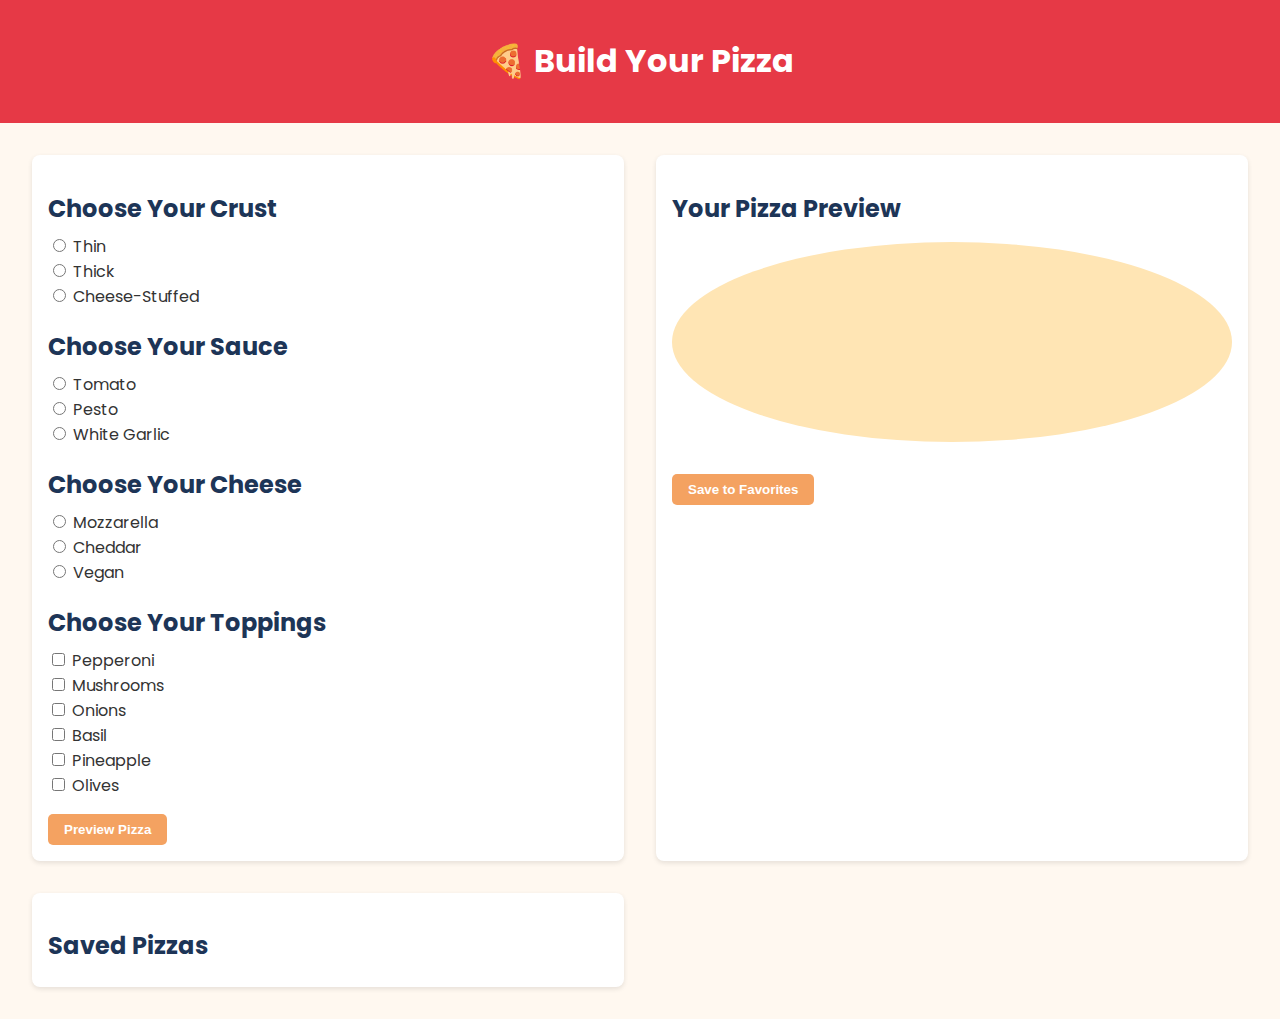
<file: index.html>
<!DOCTYPE html>
<html lang="en">
<head>
  <meta charset="UTF-8" />
  <meta name="viewport" content="width=device-width, initial-scale=1.0" />
  <title>Build Your Own Pizza</title>
  <link rel="stylesheet" href="style.css" />
  <link href="https://fonts.googleapis.com/css2?family=Poppins:wght@400;600&display=swap" rel="stylesheet">
</head>
<body>
  <header>
    <h1>🍕 Build Your Pizza</h1>
  </header>
  
  <main>
    <section id="builder">
      <form id="pizza-form">
        <h2>Choose Your Crust</h2>
        <div id="crust-options"></div>

        <h2>Choose Your Sauce</h2>
        <div id="sauce-options"></div>

        <h2>Choose Your Cheese</h2>
        <div id="cheese-options"></div>

        <h2>Choose Your Toppings</h2>
        <div id="topping-options"></div>

        <button type="submit">Preview Pizza</button>
      </form>
    </section>

    <section id="preview">
      <h2>Your Pizza Preview</h2>
      <div id="pizza-visual"></div>
      <p id="price-display"></p>
      <button id="save-btn">Save to Favorites</button>
    </section>

    <section id="favorites">
      <h2>Saved Pizzas</h2>
      <div id="favorites-list"></div>
    </section>
  </main>

  <script src="js/preview.js"></script>
  <script src="js/storage.js"></script>
  <script src="script.js"></script>
</body>
</html>
</file>
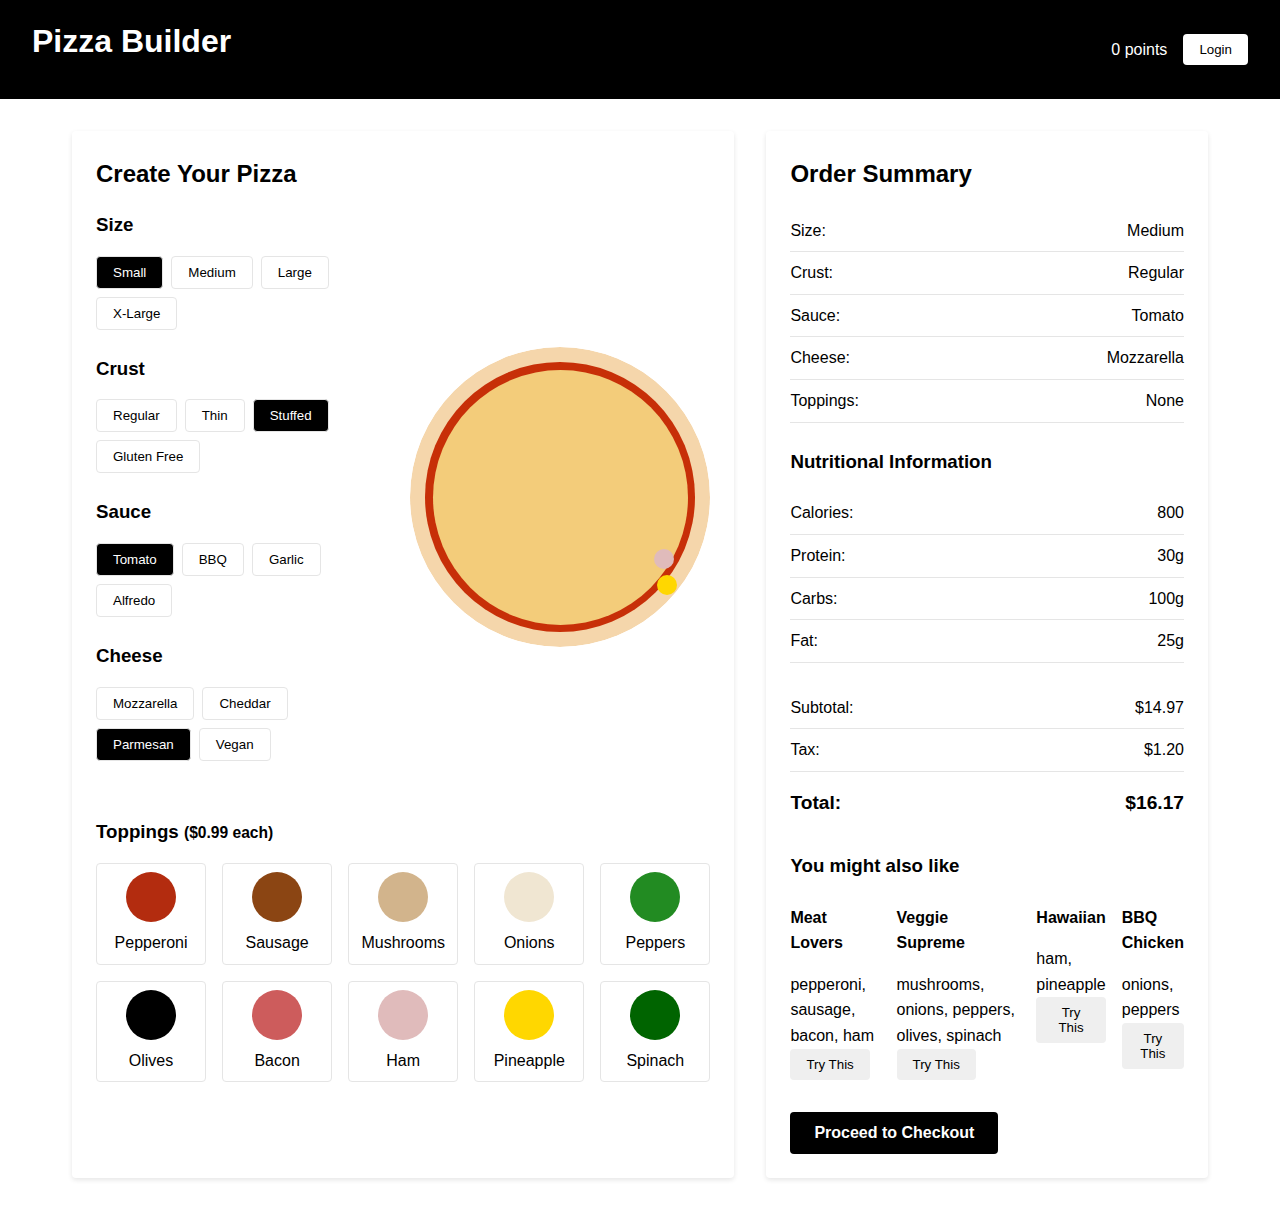
<file: Rework/index.html>
<html lang="en" >
<head>
<meta charset="UTF-8">
<meta name="viewport" content="width=device-width, initial-scale=1.0">
<title>Pizza Builder App</title>
<link rel="stylesheet" href="/Rework/styles.css">
<body>
  <header>
    <h1>Pizza Builder</h1>
    <div class="user-account">
      <span id="loyalty-points">0 points</span>
      <button id="login-button">Login</button>
    </div>
  </header>

  <main class="container">
    <section class="pizza-builder">
      <h2>Create Your Pizza</h2>
      
      <div class="builder-container">
        <div class="options-container">
          <!-- Size Selection -->
          <div class="option-section">
            <h3>Size</h3>
            <div class="options">
              <button class="option-btn size-btn selected" data-size="small" data-price="8.99">Small</button>
              <button class="option-btn size-btn" data-size="medium" data-price="10.99">Medium</button>
              <button class="option-btn size-btn" data-size="large" data-price="12.99">Large</button>
              <button class="option-btn size-btn" data-size="x-large" data-price="14.99">X-Large</button>
            </div>
          </div>

          <!-- Crust Selection -->
          <div class="option-section">
            <h3>Crust</h3>
            <div class="options">
              <button class="option-btn crust-btn" data-crust="regular" data-price="0">Regular</button>
              <button class="option-btn crust-btn" data-crust="thin" data-price="0">Thin</button>
              <button class="option-btn crust-btn selected" data-crust="stuffed" data-price="2.99">Stuffed</button>
              <button class="option-btn crust-btn" data-crust="gluten-free" data-price="1.99">Gluten Free</button>
            </div>
          </div>

          <!-- Sauce Selection -->
          <div class="option-section">
            <h3>Sauce</h3>
            <div class="options">
              <button class="option-btn sauce-btn selected" data-sauce="tomato" data-price="0">Tomato</button>
              <button class="option-btn sauce-btn" data-sauce="bbq" data-price="0.99">BBQ</button>
              <button class="option-btn sauce-btn" data-sauce="garlic" data-price="0.99">Garlic</button>
              <button class="option-btn sauce-btn" data-sauce="alfredo" data-price="0.99">Alfredo</button>
            </div>
          </div>

          <!-- Cheese Selection -->
          <div class="option-section">
            <h3>Cheese</h3>
            <div class="options">
              <button class="option-btn cheese-btn" data-cheese="mozzarella" data-price="0">Mozzarella</button>
              <button class="option-btn cheese-btn" data-cheese="cheddar" data-price="0.99">Cheddar</button>
              <button class="option-btn cheese-btn selected" data-cheese="parmesan" data-price="0.99">Parmesan</button>
              <button class="option-btn cheese-btn" data-cheese="vegan" data-price="1.99">Vegan</button>
            </div>
          </div>
        </div>

        <!-- Pizza Visualization -->
        <div class="pizza-preview">
          <div class="pizza">
            <div class="pizza-base" style="background-color: rgb(247, 221, 185);"></div>
            <div class="pizza-sauce" style="background-color: rgb(199, 47, 8);"></div>
            <div class="pizza-cheese" style="background-color: rgb(240, 224, 160);"></div>
            <div class="pizza-toppings"><div class="topping-on-pizza ham" data-topping="ham" style="left: 221.38px; top: 179.171px;"></div><div class="topping-on-pizza pineapple" data-topping="pineapple" style="left: 224.234px; top: 204.581px;"></div></div>
          </div>
        </div>
      </div>

      <!-- Toppings Selection -->
      <div class="toppings-section">
        <h3>Toppings <small>($0.99 each)</small></h3>
        <div class="toppings-container">
          <div class="topping-item" draggable="true" data-topping="pepperoni" data-price="0.99">
            <div class="topping-img pepperoni"></div>
            <span>Pepperoni</span>
          </div>
          <div class="topping-item" draggable="true" data-topping="sausage" data-price="0.99">
            <div class="topping-img sausage"></div>
            <span>Sausage</span>
          </div>
          <div class="topping-item" draggable="true" data-topping="mushrooms" data-price="0.99">
            <div class="topping-img mushrooms"></div>
            <span>Mushrooms</span>
          </div>
          <div class="topping-item" draggable="true" data-topping="onions" data-price="0.99">
            <div class="topping-img onions"></div>
            <span>Onions</span>
          </div>
          <div class="topping-item" draggable="true" data-topping="peppers" data-price="0.99">
            <div class="topping-img peppers"></div>
            <span>Peppers</span>
          </div>
          <div class="topping-item" draggable="true" data-topping="olives" data-price="0.99">
            <div class="topping-img olives"></div>
            <span>Olives</span>
          </div>
          <div class="topping-item" draggable="true" data-topping="bacon" data-price="0.99">
            <div class="topping-img bacon"></div>
            <span>Bacon</span>
          </div>
          <div class="topping-item" draggable="true" data-topping="ham" data-price="0.99">
            <div class="topping-img ham"></div>
            <span>Ham</span>
          </div>
          <div class="topping-item" draggable="true" data-topping="pineapple" data-price="0.99">
            <div class="topping-img pineapple"></div>
            <span>Pineapple</span>
          </div>
          <div class="topping-item" draggable="true" data-topping="spinach" data-price="0.99">
            <div class="topping-img spinach"></div>
            <span>Spinach</span>
          </div>
        </div>
      </div>
    </section>

    <section class="order-summary">
      <h2>Order Summary</h2>
      <div class="summary-details">
        <div class="summary-item">
          <span>Size:</span>
          <span id="summary-size">Small</span>
        </div>
        <div class="summary-item">
          <span>Crust:</span>
          <span id="summary-crust">Stuffed</span>
        </div>
        <div class="summary-item">
          <span>Sauce:</span>
          <span id="summary-sauce">Tomato</span>
        </div>
        <div class="summary-item">
          <span>Cheese:</span>
          <span id="summary-cheese">Parmesan</span>
        </div>
        <div class="summary-item">
          <span>Toppings:</span>
          <span id="summary-toppings">Ham, Pineapple</span>
        </div>
      </div>

      <div class="nutritional-info">
        <h3>Nutritional Information</h3>
        <div class="nutrition-details">
          <div class="nutrition-item">
            <span>Calories:</span>
            <span id="nutrition-calories">910</span>
          </div>
          <div class="nutrition-item">
            <span>Protein:</span>
            <span id="nutrition-protein">38g</span>
          </div>
          <div class="nutrition-item">
            <span>Carbs:</span>
            <span id="nutrition-carbs">119g</span>
          </div>
          <div class="nutrition-item">
            <span>Fat:</span>
            <span id="nutrition-fat">29g</span>
          </div>
        </div>
      </div>

      <div class="price-section">
        <div class="price-item">
          <span>Subtotal:</span>
          <span id="price-subtotal">$14.95</span>
        </div>
        <div class="price-item">
          <span>Tax:</span>
          <span id="price-tax">$1.20</span>
        </div>
        <div class="price-item total">
          <span>Total:</span>
          <span id="price-total">$16.15</span>
        </div>
      </div>

      <div class="recommendations">
        <h3>You might also like</h3>
        <div class="recommendation-items">
          <!-- Recommendations will be populated by JavaScript -->
        </div>
      </div>

      <button id="checkout-btn" class="btn-primary">Proceed to Checkout</button>
    </section>
  </main>

  <!-- Checkout Modal -->
  <div id="checkout-modal" class="modal">
    <div class="modal-content">
      <span class="close-modal">×</span>
      <h2>Checkout</h2>
      
      <div class="checkout-form">
        <div class="form-section">
          <h3>Delivery Information</h3>
          <div class="form-group">
            <label for="name">Name</label>
            <input type="text" id="name" required="">
          </div>
          <div class="form-group">
            <label for="address">Address</label>
            <input type="text" id="address" required="">
          </div>
          <div class="form-group">
            <label for="phone">Phone</label>
            <input type="tel" id="phone" required="">
          </div>
          <div class="form-group">
            <label for="email">Email</label>
            <input type="email" id="email" required="">
          </div>
        </div>

        <div class="form-section">
          <h3>Payment Information</h3>
          <div class="payment-options">
            <div class="payment-option">
              <input type="radio" id="credit-card" name="payment" checked="">
              <label for="credit-card">Credit Card</label>
            </div>
            <div class="payment-option">
              <input type="radio" id="paypal" name="payment">
              <label for="paypal">PayPal</label>
            </div>
            <div class="payment-option">
              <input type="radio" id="cash" name="payment">
              <label for="cash">Cash on Delivery</label>
            </div>
          </div>

          <div id="credit-card-details">
            <div class="form-group">
              <label for="card-number">Card Number</label>
              <input type="text" id="card-number" placeholder="XXXX XXXX XXXX XXXX">
            </div>
            <div class="form-row">
              <div class="form-group">
                <label for="expiry">Expiry Date</label>
                <input type="text" id="expiry" placeholder="MM/YY">
              </div>
              <div class="form-group">
                <label for="cvv">CVV</label>
                <input type="text" id="cvv" placeholder="XXX">
              </div>
            </div>
          </div>
        </div>

        <div class="loyalty-redemption">
          <h3>Loyalty Program</h3>
          <div class="form-group">
            <input type="checkbox" id="use-points" disabled="">
            <label for="use-points">Use 100 points for $5 off</label>
            <span id="available-points">(0 points available)</span>
          </div>
        </div>

        <div class="order-total">
          <div class="price-item">
            <span>Order Total:</span>
            <span id="checkout-total">$16.15</span>
          </div>
        </div>

        <button id="place-order-btn" class="btn-primary">Place Order</button>
      </div>
    </div>
  </div>

  <!-- Order Confirmation Modal -->
  <div id="confirmation-modal" class="modal">
    <div class="modal-content">
      <span class="close-modal">×</span>
      <h2>Order Confirmed!</h2>
      <p>Your delicious pizza is on its way.</p>
      <p>Estimated delivery time: <span id="delivery-time">30-45 minutes</span></p>
      <p>Thank you for your order!</p>
      <p>You've earned <span id="earned-points">10</span> loyalty points!</p>
      <button id="new-order-btn" class="btn-primary">Start New Order</button>
    </div>
  </div>

<script src="app.js"></script>
</body>
</head>
</html>
</file>
<file: style.css>
/* style.css */

body {
  font-family: 'Poppins', sans-serif;
  margin: 0;
  padding: 0;
  background-color: #fff8f0;
  color: #333;
}

header {
  background-color: #e63946;
  color: white;
  padding: 1rem;
  text-align: center;
}

main {
  display: grid;
  grid-template-columns: 1fr 1fr;
  gap: 2rem;
  padding: 2rem;
}

section {
  background-color: #fff;
  padding: 1rem;
  border-radius: 8px;
  box-shadow: 0 2px 5px rgba(0, 0, 0, 0.1);
}

form h2, #preview h2, #favorites h2 {
  color: #1d3557;
  margin-bottom: 0.5rem;
}

button {
  margin-top: 1rem;
  padding: 0.5rem 1rem;
  background-color: #f4a261;
  border: none;
  border-radius: 5px;
  color: white;
  font-weight: bold;
  cursor: pointer;
  transition: background-color 0.3s;
}

button:hover {
  background-color: #e76f51;
}

#pizza-visual {
  height: 200px;
  background-color: #ffe5b4;
  border-radius: 50%;
  margin-top: 1rem;
  position: relative;
}

#favorites-list {
  display: flex;
  flex-direction: column;
  gap: 1rem;
}
</file>
<file: Rework/styles.css>
/* Global Styles */
:root {
  --color-primary: #000000;
  --color-secondary: #ffffff;
  --color-text: #000000;
  --color-background: #ffffff;
  --color-border: #e5e5e5;
  --color-accent: #000000;
  --color-success: #000000;
  --color-error: #000000;
  --color-warning: #000000;
  --font-family: 'Arial', sans-serif;
  --border-radius: 4px;
  --box-shadow: 0 2px 5px rgba(0, 0, 0, 0.1);
}

* {
  margin: 0;
  padding: 0;
  box-sizing: border-box;
}

body {
  font-family: var(--font-family);
  background-color: var(--color-background);
  color: var(--color-text);
  line-height: 1.6;
}

h1, h2, h3, h4, h5, h6 {
  margin-bottom: 1rem;
}

button {
  cursor: pointer;
  border: none;
  border-radius: var(--border-radius);
  padding: 0.5rem 1rem;
  font-family: var(--font-family);
  transition: all 0.3s ease;
}

.btn-primary {
  background-color: var(--color-accent);
  color: var(--color-secondary);
  padding: 0.75rem 1.5rem;
  font-weight: bold;
  font-size: 1rem;
}

.btn-primary:hover {
  opacity: 0.9;
}

/* Header Styles */
header {
  background-color: var(--color-accent);
  color: var(--color-secondary);
  padding: 1rem 2rem;
  display: flex;
  justify-content: space-between;
  align-items: center;
}

.user-account {
  display: flex;
  align-items: center;
  gap: 1rem;
}

#login-button {
  background-color: var(--color-secondary);
  color: var(--color-accent);
  padding: 0.5rem 1rem;
  border-radius: var(--border-radius);
}

/* Main Container */
.container {
  max-width: 1200px;
  margin: 0 auto;
  padding: 2rem;
  display: grid;
  grid-template-columns: 3fr 2fr;
  gap: 2rem;
}

/* Pizza Builder Section */
.pizza-builder {
  background-color: var(--color-secondary);
  border-radius: var(--border-radius);
  box-shadow: var(--box-shadow);
  padding: 1.5rem;
}

.builder-container {
  display: flex;
  gap: 2rem;
  margin-bottom: 2rem;
}

.options-container {
  flex: 1;
}

.option-section {
  margin-bottom: 1.5rem;
}

.options {
  display: flex;
  flex-wrap: wrap;
  gap: 0.5rem;
}

.option-btn {
  background-color: var(--color-background);
  border: 1px solid var(--color-border);
  padding: 0.5rem 1rem;
  border-radius: var(--border-radius);
}

.option-btn.selected {
  background-color: var(--color-accent);
  color: var(--color-secondary);
}

/* Pizza Preview */
.pizza-preview {
  flex: 1;
  display: flex;
  justify-content: center;
  align-items: center;
}

.pizza {
  position: relative;
  width: 300px;
  height: 300px;
  border-radius: 50%;
  overflow: hidden;
}

.pizza-base {
  position: absolute;
  width: 100%;
  height: 100%;
  background-color: #f5d6ab;
  border-radius: 50%;
  z-index: 1;
}

.pizza-sauce {
  position: absolute;
  width: 90%;
  height: 90%;
  top: 5%;
  left: 5%;
  background-color: #c72f08;
  border-radius: 50%;
  z-index: 2;
}

.pizza-cheese {
  position: absolute;
  width: 85%;
  height: 85%;
  top: 7.5%;
  left: 7.5%;
  background-color: #f3cc7a;
  border-radius: 50%;
  z-index: 3;
}

.pizza-toppings {
  position: absolute;
  width: 85%;
  height: 85%;
  top: 7.5%;
  left: 7.5%;
  border-radius: 50%;
  z-index: 4;
}

/* Toppings Section */
.toppings-section {
  margin-top: 2rem;
}

.toppings-container {
  display: grid;
  grid-template-columns: repeat(auto-fill, minmax(100px, 1fr));
  gap: 1rem;
  margin-top: 1rem;
}

.topping-item {
  display: flex;
  flex-direction: column;
  align-items: center;
  cursor: grab;
  padding: 0.5rem;
  border: 1px solid var(--color-border);
  border-radius: var(--border-radius);
  transition: all 0.3s ease;
}

.topping-item:hover {
  background-color: var(--color-background);
  transform: translateY(-2px);
}

.topping-img {
  width: 50px;
  height: 50px;
  border-radius: 50%;
  margin-bottom: 0.5rem;
}

/* Topping Images */
.pepperoni {
  background-color: #b32c0f;
}

.sausage {
  background-color: #8b4513;
}

.mushrooms {
  background-color: #d2b48c;
}

.onions {
  background-color: #f0e6d2;
}

.peppers {
  background-color: #228b22;
}

.olives {
  background-color: #000000;
}

.bacon {
  background-color: #cd5c5c;
}

.ham {
  background-color: #e0bbbb;
}

.pineapple {
  background-color: #ffd700;
}

.spinach {
  background-color: #006400;
}

/* Order Summary Section */
.order-summary {
  background-color: var(--color-secondary);
  border-radius: var(--border-radius);
  box-shadow: var(--box-shadow);
  padding: 1.5rem;
}

.summary-details, .nutrition-details, .price-section {
  margin-bottom: 1.5rem;
}

.summary-item, .nutrition-item, .price-item {
  display: flex;
  justify-content: space-between;
  padding: 0.5rem 0;
  border-bottom: 1px solid var(--color-border);
}

.price-item.total {
  font-weight: bold;
  font-size: 1.2rem;
  border-bottom: none;
  margin-top: 0.5rem;
}

.recommendations {
  margin-bottom: 1.5rem;
}

.recommendation-items {
  display: flex;
  gap: 1rem;
  overflow-x: auto;
  padding: 0.5rem 0;
}

/* Modal Styles */
.modal {
  display: none;
  position: fixed;
  top: 0;
  left: 0;
  width: 100%;
  height: 100%;
  background-color: rgba(0, 0, 0, 0.5);
  z-index: 1000;
  overflow-y: auto;
}

.modal-content {
  background-color: var(--color-secondary);
  margin: 5% auto;
  padding: 2rem;
  border-radius: var(--border-radius);
  box-shadow: var(--box-shadow);
  width: 80%;
  max-width: 800px;
  position: relative;
}

.close-modal {
  position: absolute;
  top: 1rem;
  right: 1.5rem;
  font-size: 1.5rem;
  cursor: pointer;
}

/* Checkout Form */
.checkout-form {
  margin-top: 1.5rem;
}

.form-section {
  margin-bottom: 2rem;
}

.form-group {
  margin-bottom: 1rem;
}

.form-group label {
  display: block;
  margin-bottom: 0.5rem;
}

.form-group input {
  width: 100%;
  padding: 0.75rem;
  border: 1px solid var(--color-border);
  border-radius: var(--border-radius);
}

.form-row {
  display: flex;
  gap: 1rem;
}

.form-row .form-group {
  flex: 1;
}

.payment-options {
  display: flex;
  gap: 1rem;
  margin-bottom: 1rem;
}

.payment-option {
  display: flex;
  align-items: center;
  gap: 0.5rem;
}

#credit-card-details {
  margin-top: 1rem;
}

.loyalty-redemption {
  margin-bottom: 1.5rem;
}

.order-total {
  margin: 1.5rem 0;
}

/* Responsive Design */
@media (max-width: 992px) {
  .container {
    grid-template-columns: 1fr;
  }
}

@media (max-width: 768px) {
  .builder-container {
    flex-direction: column;
  }
  
  .modal-content {
    width: 95%;
    margin: 5% auto;
  }
}

@media (max-width: 576px) {
  .toppings-container {
    grid-template-columns: repeat(auto-fill, minmax(80px, 1fr));
  }
  
  .pizza {
    width: 250px;
    height: 250px;
  }
}

/* Drag and Drop Styles */
.topping-item.dragging {
  opacity: 0.5;
}

.pizza-toppings.drag-over {
  border: 2px dashed var(--color-accent);
}

.topping-on-pizza {
  position: absolute;
  width: 20px;
  height: 20px;
  border-radius: 50%;
  z-index: 5;
}
</file>
